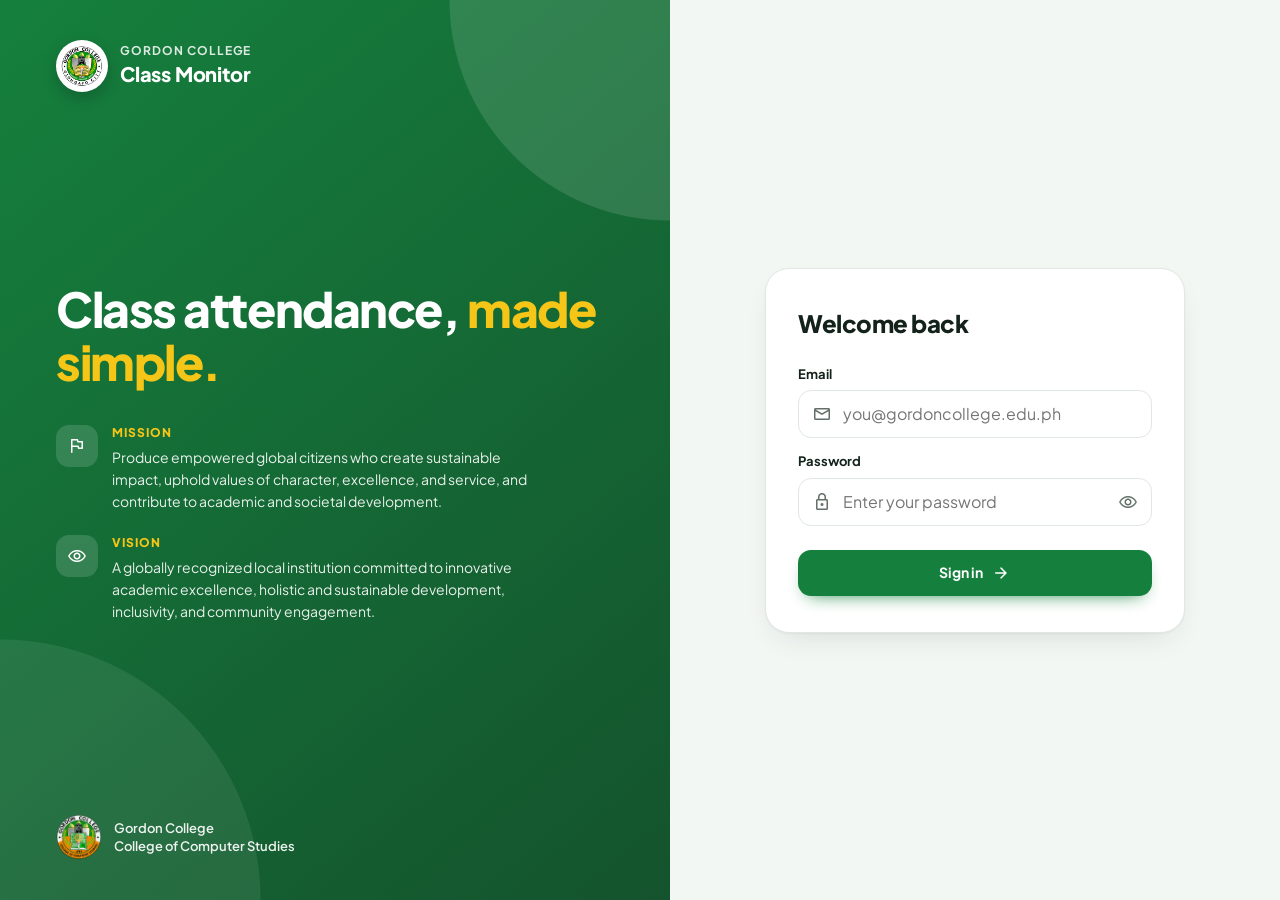
<file: index.html>
<!DOCTYPE html>
<html lang="en">
<head>
  <meta charset="UTF-8">
  <meta name="viewport" content="width=device-width, initial-scale=1.0">
  <title>Sign in · Class Monitor</title>
  <link rel="icon" href="assets/gc-logo.png">
  <link rel="preconnect" href="https://fonts.googleapis.com">
  <link rel="preconnect" href="https://fonts.gstatic.com" crossorigin>
  <link rel="stylesheet" href="https://fonts.googleapis.com/css2?family=Plus+Jakarta+Sans:wght@400;500;600;700;800&display=swap">
  <link rel="stylesheet" href="https://fonts.googleapis.com/css2?family=Material+Symbols+Rounded:opsz,wght,FILL,GRAD@24,500,0..1,0&display=block">
  <link rel="stylesheet" href="css/style.css">
  <link rel="stylesheet" href="css/login.css">
  <script src="js/data.js"></script>
  <script src="js/app.js"></script>
</head>
<body class="login-page">
  <section class="login-brand">
    <div class="login-logo">
      <img src="assets/gc-logo.png" alt="Gordon College logo">
      <span><small>Gordon College</small>Class Monitor</span>
    </div>

    <div class="login-intro">
      <h1>Class attendance, <span>made simple.</span></h1>
      <div class="mission-vision">
        <div class="mv-item">
          <span class="material-symbols-rounded" aria-hidden="true">flag</span>
          <div>
            <h2>Mission</h2>
            <p>Produce empowered global citizens who create sustainable impact, uphold values of character, excellence, and service, and contribute to academic and societal development.</p>
          </div>
        </div>
        <div class="mv-item">
          <span class="material-symbols-rounded" aria-hidden="true">visibility</span>
          <div>
            <h2>Vision</h2>
            <p>A globally recognized local institution committed to innovative academic excellence, holistic and sustainable development, inclusivity, and community engagement.</p>
          </div>
        </div>
      </div>
    </div>

    <div class="login-school">
      <img src="assets/ccs-logo.png" alt="College of Computer Studies logo">
      <span>Gordon College<br>College of Computer Studies</span>
    </div>
  </section>

  <main class="login-panel">
    <form class="login-card" id="login-form">
      <h2>Welcome back</h2>

      <div class="field">
        <label for="email">Email</label>
        <div class="input-icon">
          <span class="material-symbols-rounded" aria-hidden="true">mail</span>
          <input class="input" type="email" id="email" placeholder="you@gordoncollege.edu.ph" autocomplete="username" required>
        </div>
      </div>

      <div class="field">
        <label for="password">Password</label>
        <div class="input-icon password-field">
          <span class="material-symbols-rounded" aria-hidden="true">lock</span>
          <input class="input" type="password" id="password" placeholder="Enter your password" autocomplete="current-password" required>
          <button class="password-toggle" id="password-toggle" type="button" aria-label="Show password">
            <span class="material-symbols-rounded" aria-hidden="true">visibility</span>
          </button>
        </div>
      </div>

      <p class="message error" id="login-error" role="alert"></p>

      <button class="btn btn-primary btn-block" type="submit">
        Sign in
        <span class="material-symbols-rounded" aria-hidden="true">arrow_forward</span>
      </button>
    </form>
  </main>

  <script src="js/login.js"></script>
</body>
</html>
</file>
<file: css/style.css>
:root {
  --primary: #15803d;
  --primary-dark: #14532d;
  --primary-soft: #e6f4ea;
  --bg: #f3f7f4;
  --surface: #ffffff;
  --text: #13221a;
  --muted: #627069;
  --border: #e1e8e3;
  --neutral-soft: #eef2f0;
  --gold: #f5c518;
  --present: #16a34a;
  --present-soft: #dcfce7;
  --present-text: #15803d;
  --late: #d97706;
  --late-soft: #fef3c7;
  --late-text: #b45309;
  --absent: #dc2626;
  --absent-soft: #fee2e2;
  --absent-text: #b91c1c;
  --excused: #3b82f6;
  --excused-soft: #dbeafe;
  --excused-text: #1d4ed8;
  --radius: 20px;
  --shadow: 0 1px 2px rgba(16, 24, 40, 0.04), 0 12px 32px -14px rgba(16, 24, 40, 0.16);
}

[data-theme="orange"] {
  --primary: #ea580c;
  --primary-dark: #9a3412;
  --primary-soft: #ffefe3;
  --bg: #faf6f2;
}

[data-theme="blue"] {
  --primary: #2563eb;
  --primary-dark: #1e3a8a;
  --primary-soft: #e6eeff;
  --bg: #f3f6fb;
}

[data-theme="pink"] {
  --primary: #db2777;
  --primary-dark: #831843;
  --primary-soft: #fde7f0;
  --bg: #fbf4f7;
}

[data-theme="yellow"] {
  --primary: #ca8a04;
  --primary-dark: #854d0e;
  --primary-soft: #fdf6d8;
  --bg: #fbf8ef;
}

*,
*::before,
*::after {
  box-sizing: border-box;
  margin: 0;
  padding: 0;
}

body {
  min-height: 100vh;
  font-family: "Plus Jakarta Sans", system-ui, -apple-system, "Segoe UI", sans-serif;
  font-size: 15px;
  line-height: 1.5;
  color: var(--text);
  background: var(--bg);
  -webkit-font-smoothing: antialiased;
  -webkit-tap-highlight-color: transparent;
}

img {
  display: block;
  max-width: 100%;
}

a {
  color: inherit;
  text-decoration: none;
}

button,
input,
select,
textarea {
  font: inherit;
  color: inherit;
}

button {
  border: none;
  background: none;
  cursor: pointer;
}

ul {
  list-style: none;
}

[hidden] {
  display: none !important;
}

:focus-visible {
  outline: 3px solid var(--primary);
  outline-offset: 2px;
}

.material-symbols-rounded {
  font-size: 20px;
  line-height: 1;
  user-select: none;
}

.muted {
  color: var(--muted);
}

.band {
  padding-bottom: 76px;
  color: #fff;
  background:
    radial-gradient(circle at 94% -30%, rgba(255, 255, 255, 0.12) 0 200px, transparent 201px),
    radial-gradient(circle at 6% 140%, rgba(255, 255, 255, 0.08) 0 240px, transparent 241px),
    linear-gradient(135deg, var(--primary), var(--primary-dark));
}

.topbar {
  position: relative;
  z-index: 10;
  display: flex;
  align-items: center;
  justify-content: space-between;
  gap: 16px;
  max-width: 1120px;
  margin: 0 auto;
  padding: 14px 16px;
}

.brand {
  display: flex;
  align-items: center;
  gap: 10px;
  font-size: 18px;
  font-weight: 800;
  letter-spacing: -0.01em;
}

.brand img {
  width: 42px;
  height: 42px;
  padding: 2px;
  border-radius: 50%;
  background: #fff;
  object-fit: contain;
  box-shadow: 0 4px 12px rgba(0, 0, 0, 0.18);
}

.profile {
  position: relative;
}

.profile-btn {
  display: grid;
  place-items: center;
  width: 44px;
  height: 44px;
  border: 2px solid rgba(255, 255, 255, 0.5);
  border-radius: 50%;
  background: rgba(255, 255, 255, 0.16);
  color: #fff;
  font-size: 14px;
  font-weight: 700;
  transition: background 0.2s;
}

.profile-btn:hover,
.profile-btn[aria-expanded="true"] {
  background: rgba(255, 255, 255, 0.3);
}

.profile-menu {
  position: absolute;
  top: calc(100% + 10px);
  right: 0;
  width: 260px;
  padding: 8px;
  border-radius: 18px;
  background: var(--surface);
  color: var(--text);
  box-shadow: 0 24px 48px -12px rgba(16, 24, 40, 0.3);
  opacity: 0;
  visibility: hidden;
  transform: translateY(-6px);
  transition: opacity 0.18s, transform 0.18s, visibility 0.18s;
}

.profile-menu.open {
  opacity: 1;
  visibility: visible;
  transform: translateY(0);
}

.menu-user {
  display: flex;
  align-items: center;
  gap: 12px;
  margin-bottom: 6px;
  padding: 10px 10px 14px;
  border-bottom: 1px solid var(--border);
}

.menu-user strong {
  display: block;
  font-size: 15px;
  line-height: 1.3;
}

.menu-user small {
  color: var(--muted);
  font-size: 13px;
}

.menu-item {
  display: flex;
  align-items: center;
  gap: 10px;
  width: 100%;
  padding: 11px 10px;
  border-radius: 12px;
  font-size: 14px;
  font-weight: 600;
  text-align: left;
  transition: background 0.15s;
}

.menu-item:hover {
  background: var(--primary-soft);
}

.menu-item.logout {
  color: var(--absent-text);
}

.menu-item.logout:hover {
  background: var(--absent-soft);
}

.hero {
  max-width: 1120px;
  margin: 0 auto;
  padding: 12px 16px 0;
}

.hero-label {
  font-size: 14px;
  font-weight: 600;
  opacity: 0.85;
}

.hero h1 {
  margin-top: 2px;
  font-size: clamp(26px, 5vw, 34px);
  font-weight: 800;
  line-height: 1.2;
  letter-spacing: -0.02em;
}

.hero-text {
  margin-top: 6px;
  opacity: 0.88;
}

.back-link {
  display: inline-flex;
  align-items: center;
  gap: 4px;
  margin-bottom: 12px;
  padding: 6px 14px 6px 8px;
  border-radius: 999px;
  background: rgba(255, 255, 255, 0.14);
  font-size: 13px;
  font-weight: 700;
  transition: background 0.2s;
}

.back-link:hover {
  background: rgba(255, 255, 255, 0.24);
}

.container {
  position: relative;
  max-width: 1120px;
  margin: -56px auto 0;
  padding: 0 16px 48px;
}

.hero.narrow,
.container.narrow {
  max-width: 760px;
}

.grid,
.column {
  display: grid;
  grid-template-columns: minmax(0, 1fr);
  gap: 20px;
  align-content: start;
}

.card {
  padding: 20px;
  border: 1px solid var(--border);
  border-radius: var(--radius);
  background: var(--surface);
  box-shadow: var(--shadow);
  animation: rise 0.45s ease both;
}

@keyframes rise {
  from {
    opacity: 0;
    transform: translateY(10px);
  }

  to {
    opacity: 1;
    transform: translateY(0);
  }
}

.card-head {
  display: flex;
  align-items: center;
  justify-content: space-between;
  gap: 12px;
  margin-bottom: 18px;
}

.card-title {
  display: flex;
  align-items: center;
  gap: 12px;
  min-width: 0;
}

.card-title h2 {
  font-size: 17px;
  font-weight: 700;
  line-height: 1.3;
  letter-spacing: -0.01em;
}

.card-title p {
  color: var(--muted);
  font-size: 13px;
}

.icon-chip {
  display: grid;
  flex-shrink: 0;
  place-items: center;
  width: 42px;
  height: 42px;
  border-radius: 13px;
  background: var(--primary-soft);
  color: var(--primary);
}

.icon-btn {
  display: grid;
  place-items: center;
  width: 40px;
  height: 40px;
  border: 1.5px solid var(--border);
  border-radius: 12px;
  background: var(--surface);
  transition: border-color 0.15s, color 0.15s;
}

.icon-btn:hover {
  border-color: var(--primary);
  color: var(--primary);
}

.section-label {
  margin: 22px 0 6px;
  color: var(--muted);
  font-size: 12px;
  font-weight: 700;
  letter-spacing: 0.06em;
  text-transform: uppercase;
}

.btn {
  display: inline-flex;
  align-items: center;
  justify-content: center;
  gap: 8px;
  min-height: 46px;
  padding: 0 20px;
  border-radius: 13px;
  font-size: 14px;
  font-weight: 700;
  white-space: nowrap;
  transition: background 0.15s, border-color 0.15s, color 0.15s, transform 0.1s;
}

.btn:active {
  transform: scale(0.97);
}

.btn:disabled {
  opacity: 0.55;
  cursor: progress;
}

.btn-primary {
  background: var(--primary);
  color: #fff;
  box-shadow: 0 8px 18px -10px var(--primary);
}

.btn-primary:hover {
  background: var(--primary-dark);
}

.btn-soft {
  background: var(--primary-soft);
  color: var(--primary-dark);
}

.btn-soft:hover {
  background: var(--primary);
  color: #fff;
}

.btn-danger {
  border: 1.5px solid var(--absent-soft);
  background: var(--surface);
  color: var(--absent-text);
}

.btn-danger:hover {
  border-color: var(--absent);
  background: var(--absent-soft);
}

.btn-small {
  min-height: 40px;
  padding: 0 16px;
  border-radius: 11px;
  font-size: 13px;
}

.btn-block {
  width: 100%;
}

.badge {
  display: inline-flex;
  flex-shrink: 0;
  align-items: center;
  gap: 6px;
  padding: 4px 10px;
  border-radius: 999px;
  background: var(--neutral-soft);
  color: var(--muted);
  font-size: 12px;
  font-weight: 700;
  white-space: nowrap;
}

.badge::before {
  content: "";
  width: 6px;
  height: 6px;
  border-radius: 50%;
  background: currentColor;
}

.badge.present,
.badge.approved {
  background: var(--present-soft);
  color: var(--present-text);
}

.badge.late {
  background: var(--late-soft);
  color: var(--late-text);
}

.badge.absent,
.badge.declined {
  background: var(--absent-soft);
  color: var(--absent-text);
}

.badge.excused {
  background: var(--excused-soft);
  color: var(--excused-text);
}

.dot {
  display: inline-block;
  flex-shrink: 0;
  width: 10px;
  height: 10px;
  border-radius: 50%;
}

.dot.present {
  background: var(--present);
}

.dot.late {
  background: var(--late);
}

.dot.absent {
  background: var(--absent);
}

.dot.excused {
  background: var(--excused);
}

.live-dot {
  flex-shrink: 0;
  width: 10px;
  height: 10px;
  border-radius: 50%;
  background: #22c55e;
  animation: pulse 1.8s infinite;
}

.ended .live-dot {
  background: #9ca3af;
  animation: none;
}

@keyframes pulse {
  0% {
    box-shadow: 0 0 0 0 rgba(34, 197, 94, 0.55);
  }

  70% {
    box-shadow: 0 0 0 9px rgba(34, 197, 94, 0);
  }

  100% {
    box-shadow: 0 0 0 0 rgba(34, 197, 94, 0);
  }
}

.avatar {
  display: grid;
  flex-shrink: 0;
  place-items: center;
  width: 40px;
  height: 40px;
  border-radius: 50%;
  background: var(--primary-soft);
  color: var(--primary-dark);
  font-size: 14px;
  font-weight: 700;
}

.avatar.large {
  width: 64px;
  height: 64px;
  font-size: 22px;
}

.field {
  display: grid;
  gap: 6px;
  margin-bottom: 14px;
}

.field label {
  font-size: 13px;
  font-weight: 700;
}

.input {
  width: 100%;
  min-height: 48px;
  padding: 11px 14px;
  border: 1.5px solid var(--border);
  border-radius: 13px;
  background: var(--surface);
  font-size: 16px;
  transition: border-color 0.15s, box-shadow 0.15s;
}

.input:focus {
  outline: none;
  border-color: var(--primary);
  box-shadow: 0 0 0 4px var(--primary-soft);
}

textarea.input {
  min-height: 96px;
  resize: vertical;
}

input[type="file"].input {
  padding: 8px;
  font-size: 14px;
}

input[type="file"].input::file-selector-button {
  margin-right: 12px;
  padding: 8px 14px;
  border: none;
  border-radius: 9px;
  background: var(--primary-soft);
  color: var(--primary-dark);
  font: inherit;
  font-weight: 700;
  cursor: pointer;
}

.list-item {
  display: flex;
  align-items: center;
  gap: 12px;
  padding: 12px 2px;
  border-bottom: 1px solid var(--border);
}

.list-item:last-child {
  border-bottom: none;
}

.list-main {
  flex: 1;
  min-width: 0;
}

.list-main strong {
  display: block;
  font-size: 14px;
  line-height: 1.35;
}

.list-main span {
  color: var(--muted);
  font-size: 13px;
}

.empty {
  padding: 18px;
  border: 1.5px dashed var(--border);
  border-radius: 14px;
  color: var(--muted);
  font-size: 14px;
  text-align: center;
}

.message {
  margin-top: 12px;
  font-size: 13px;
  font-weight: 600;
}

.message:empty {
  display: none;
}

.message.error {
  color: var(--absent-text);
}

.message.success {
  color: var(--present-text);
}

@media (min-width: 960px) {
  .grid {
    grid-template-columns: minmax(0, 1.55fr) minmax(0, 1fr);
    align-items: start;
  }

  .grid.even {
    grid-template-columns: repeat(2, minmax(0, 1fr));
  }
}

@media (max-width: 480px) {
  .card {
    padding: 16px;
  }

  .brand {
    font-size: 16px;
  }

  .brand img {
    width: 38px;
    height: 38px;
  }
}

@media (prefers-reduced-motion: reduce) {
  *,
  *::before,
  *::after {
    animation-duration: 0.01ms !important;
    transition-duration: 0.01ms !important;
  }
}
</file>
<file: css/login.css>
.login-page {
  display: grid;
  align-content: start;
  min-height: 100vh;
  min-height: 100dvh;
}

.login-brand {
  display: flex;
  flex-direction: column;
  gap: 28px;
  padding: 32px 20px 144px;
  color: #fff;
  background:
    radial-gradient(circle at 100% 0%, rgba(255, 255, 255, 0.12) 0 220px, transparent 221px),
    radial-gradient(circle at 0% 100%, rgba(255, 255, 255, 0.08) 0 260px, transparent 261px),
    linear-gradient(140deg, var(--primary), var(--primary-dark));
}

.login-logo {
  display: flex;
  align-items: center;
  gap: 12px;
  font-size: 20px;
  font-weight: 800;
  letter-spacing: -0.01em;
}

.login-logo img {
  width: 52px;
  height: 52px;
  padding: 3px;
  border-radius: 50%;
  background: #fff;
  object-fit: contain;
  box-shadow: 0 6px 16px rgba(0, 0, 0, 0.2);
}

.login-logo small {
  display: block;
  font-size: 12px;
  font-weight: 700;
  line-height: 1.4;
  letter-spacing: 0.08em;
  text-transform: uppercase;
  opacity: 0.85;
}

.login-intro {
  display: none;
}

.login-intro h1 {
  font-size: clamp(30px, 7vw, 48px);
  font-weight: 800;
  line-height: 1.1;
  letter-spacing: -0.03em;
}

.login-intro h1 span {
  color: var(--gold);
}

.mission-vision {
  display: none;
  gap: 22px;
  max-width: 480px;
  margin-top: 36px;
}

.mv-item {
  display: flex;
  align-items: flex-start;
  gap: 14px;
}

.mv-item .material-symbols-rounded {
  display: grid;
  flex-shrink: 0;
  place-items: center;
  width: 42px;
  height: 42px;
  border-radius: 13px;
  background: rgba(255, 255, 255, 0.14);
}

.mv-item h2 {
  color: var(--gold);
  font-size: 12px;
  font-weight: 800;
  line-height: 1.4;
  letter-spacing: 0.08em;
  text-transform: uppercase;
}

.mv-item p {
  margin-top: 4px;
  font-size: 14px;
  line-height: 1.6;
  opacity: 0.9;
}

.login-school {
  display: none;
  align-items: center;
  gap: 12px;
  font-size: 13px;
  font-weight: 600;
  line-height: 1.4;
  opacity: 0.92;
}

.login-school img {
  width: 46px;
  height: 46px;
}

.login-panel {
  margin-top: -72px;
  padding: 0 16px 32px;
}

.login-card {
  max-width: 420px;
  margin: 0 auto;
  padding: 36px 24px;
  border: 1px solid var(--border);
  border-radius: 24px;
  background: var(--surface);
  box-shadow: var(--shadow);
  animation: rise 0.5s ease both;
}

.login-card h2 {
  margin-bottom: 24px;
  font-size: 24px;
  font-weight: 800;
  letter-spacing: -0.02em;
}

.input-icon {
  position: relative;
}

.input-icon > .material-symbols-rounded {
  position: absolute;
  top: 50%;
  left: 14px;
  color: var(--muted);
  transform: translateY(-50%);
  pointer-events: none;
}

.input-icon .input {
  padding-left: 44px;
}

.password-field .input {
  padding-right: 48px;
}

.password-field .input::-ms-reveal {
  display: none;
}

.password-toggle {
  position: absolute;
  top: 50%;
  right: 4px;
  display: grid;
  place-items: center;
  width: 40px;
  height: 40px;
  border-radius: 10px;
  color: var(--muted);
  transform: translateY(-50%);
  transition: background 0.15s, color 0.15s;
}

.password-toggle:hover {
  background: var(--neutral-soft);
  color: var(--text);
}

.login-card .btn {
  margin-top: 10px;
}

.login-credit {
  margin-top: 20px;
  color: var(--muted);
  font-size: 12px;
  font-weight: 600;
  text-align: center;
}

@media (min-width: 900px) {
  .login-page {
    grid-template-columns: 1.1fr 1fr;
    align-content: stretch;
  }

  .login-brand {
    justify-content: space-between;
    padding: 40px 56px;
  }

  .login-intro {
    display: block;
  }

  .mission-vision {
    display: grid;
  }

  .login-school {
    display: flex;
  }

  .login-panel {
    display: grid;
    place-items: center;
    margin-top: 0;
    padding: 40px;
  }

  .login-card {
    width: 100%;
    padding: 36px 32px;
  }
}
</file>
<file: css/instructor.css>
.session-form {
  display: flex;
  flex-wrap: wrap;
  align-items: flex-end;
  gap: 12px;
}

.session-form .field {
  flex: 1;
  min-width: 180px;
  margin-bottom: 0;
}

.session-status {
  display: flex;
  align-items: center;
  gap: 14px;
  padding: 14px 16px;
  border-radius: 16px;
  background: var(--present-soft);
}

.session-status.ended {
  background: var(--neutral-soft);
}

.session-status strong {
  display: block;
  font-size: 15px;
}

.session-time {
  color: var(--muted);
  font-size: 13px;
}

.session-actions {
  display: flex;
  flex-wrap: wrap;
  gap: 10px;
  margin-top: 14px;
}

.session-actions .btn {
  flex: 1;
}

.stats {
  display: grid;
  grid-template-columns: repeat(2, minmax(0, 1fr));
  gap: 12px;
}

.stat {
  padding: 16px;
  border-radius: 16px;
}

.stat-number {
  display: block;
  font-size: 30px;
  font-weight: 800;
  line-height: 1.1;
  letter-spacing: -0.02em;
}

.stat-label {
  font-size: 13px;
  font-weight: 700;
}

.stat.present {
  background: var(--present-soft);
  color: var(--present-text);
}

.stat.late {
  background: var(--late-soft);
  color: var(--late-text);
}

.stat.absent {
  background: var(--absent-soft);
  color: var(--absent-text);
}

.stat.waiting {
  background: var(--neutral-soft);
  color: var(--muted);
}

.table-wrap {
  overflow-x: auto;
}

.records {
  width: 100%;
  min-width: 520px;
  border-collapse: collapse;
  font-size: 14px;
}

.records th {
  padding: 0 8px 12px;
  border-bottom: 1px solid var(--border);
  color: var(--muted);
  font-size: 12px;
  font-weight: 700;
  text-align: left;
  white-space: nowrap;
}

.records th .dot {
  width: 8px;
  height: 8px;
  margin-right: 5px;
}

.records td {
  padding: 12px 8px;
  border-bottom: 1px solid var(--border);
}

.records tr:last-child td {
  border-bottom: none;
}

.records .num {
  font-size: 15px;
  font-weight: 700;
}

.student-cell {
  display: flex;
  align-items: center;
  gap: 10px;
}

.student-cell .avatar {
  width: 34px;
  height: 34px;
  font-size: 12px;
}

.student-cell strong {
  display: block;
  white-space: nowrap;
}

.student-cell span {
  color: var(--muted);
  font-size: 12px;
}

.requests {
  display: grid;
  gap: 12px;
}

.request {
  padding: 16px;
  border: 1.5px solid var(--border);
  border-radius: 16px;
}

.request-head {
  display: flex;
  align-items: center;
  gap: 12px;
}

.request-details {
  margin-top: 12px;
  font-size: 14px;
  overflow-wrap: anywhere;
}

.request-file {
  display: inline-flex;
  align-items: center;
  gap: 6px;
  max-width: 100%;
  margin-top: 10px;
  padding: 5px 10px;
  border-radius: 9px;
  background: var(--neutral-soft);
  color: var(--muted);
  font-size: 13px;
  font-weight: 600;
  overflow-wrap: anywhere;
}

.request-actions {
  display: flex;
  gap: 8px;
  margin-top: 14px;
}

.request-actions .btn {
  flex: 1;
}

@media (min-width: 640px) {
  .stats {
    grid-template-columns: repeat(4, minmax(0, 1fr));
  }
}

@media (min-width: 960px) {
  .grid.wide {
    grid-template-columns: minmax(0, 1.75fr) minmax(0, 1fr);
  }
}
</file>
<file: css/settings.css>
.profile-card {
  display: flex;
  align-items: center;
  gap: 16px;
}

.profile-card h2 {
  font-size: 20px;
  font-weight: 800;
  letter-spacing: -0.01em;
}

.profile-card p {
  font-size: 14px;
  overflow-wrap: anywhere;
}

.details {
  margin-top: 18px;
  padding-top: 6px;
  border-top: 1px solid var(--border);
}

.details div {
  display: flex;
  justify-content: space-between;
  gap: 16px;
  padding: 10px 0;
  font-size: 14px;
}

.details dt {
  color: var(--muted);
  font-weight: 600;
}

.details dd {
  font-weight: 700;
  text-align: right;
}

.themes {
  display: grid;
  grid-template-columns: repeat(3, minmax(0, 1fr));
  gap: 12px;
}

.theme-option {
  position: relative;
  display: grid;
  justify-items: center;
  gap: 10px;
  padding: 16px 12px;
  border: 2px solid var(--border);
  border-radius: 16px;
  font-size: 14px;
  font-weight: 700;
  cursor: pointer;
  transition: border-color 0.15s, background 0.15s;
}

.theme-option:hover {
  border-color: var(--primary);
}

.theme-option input {
  position: absolute;
  opacity: 0;
  pointer-events: none;
}

.theme-option:has(input:checked) {
  border-color: var(--primary);
  background: var(--primary-soft);
}

.theme-option:has(input:focus-visible) {
  outline: 3px solid var(--primary);
  outline-offset: 2px;
}

.swatch {
  display: grid;
  place-items: center;
  width: 48px;
  height: 48px;
  border-radius: 50%;
  color: #fff;
  box-shadow: inset 0 0 0 3px rgba(255, 255, 255, 0.3);
}

.swatch .material-symbols-rounded {
  font-size: 24px;
  opacity: 0;
  transform: scale(0.5);
  transition: opacity 0.15s, transform 0.15s;
}

input:checked + .swatch .material-symbols-rounded {
  opacity: 1;
  transform: scale(1);
}

.swatch.green {
  background: linear-gradient(135deg, #15803d, #14532d);
}

.swatch.orange {
  background: linear-gradient(135deg, #ea580c, #9a3412);
}

.swatch.blue {
  background: linear-gradient(135deg, #2563eb, #1e3a8a);
}

.swatch.pink {
  background: linear-gradient(135deg, #db2777, #831843);
}

.swatch.yellow {
  background: linear-gradient(135deg, #ca8a04, #854d0e);
}

.about {
  text-align: center;
}

.about-logos {
  display: flex;
  justify-content: center;
  gap: 12px;
  margin-bottom: 14px;
}

.about-logos img {
  width: 56px;
  height: 56px;
  object-fit: contain;
}

.about h2 {
  font-size: 18px;
  font-weight: 800;
}

.about > .muted {
  max-width: 420px;
  margin: 4px auto 0;
  font-size: 14px;
}

.about-team {
  margin-top: 16px;
  font-size: 14px;
}

.team {
  display: flex;
  flex-wrap: wrap;
  justify-content: center;
  gap: 8px;
  margin-top: 12px;
}

.team li {
  padding: 6px 12px;
  border-radius: 999px;
  background: var(--neutral-soft);
  font-size: 13px;
  font-weight: 600;
}

.team li span {
  color: var(--primary);
  font-weight: 700;
}

@media (min-width: 640px) {
  .themes {
    grid-template-columns: repeat(5, minmax(0, 1fr));
  }
}
</file>
